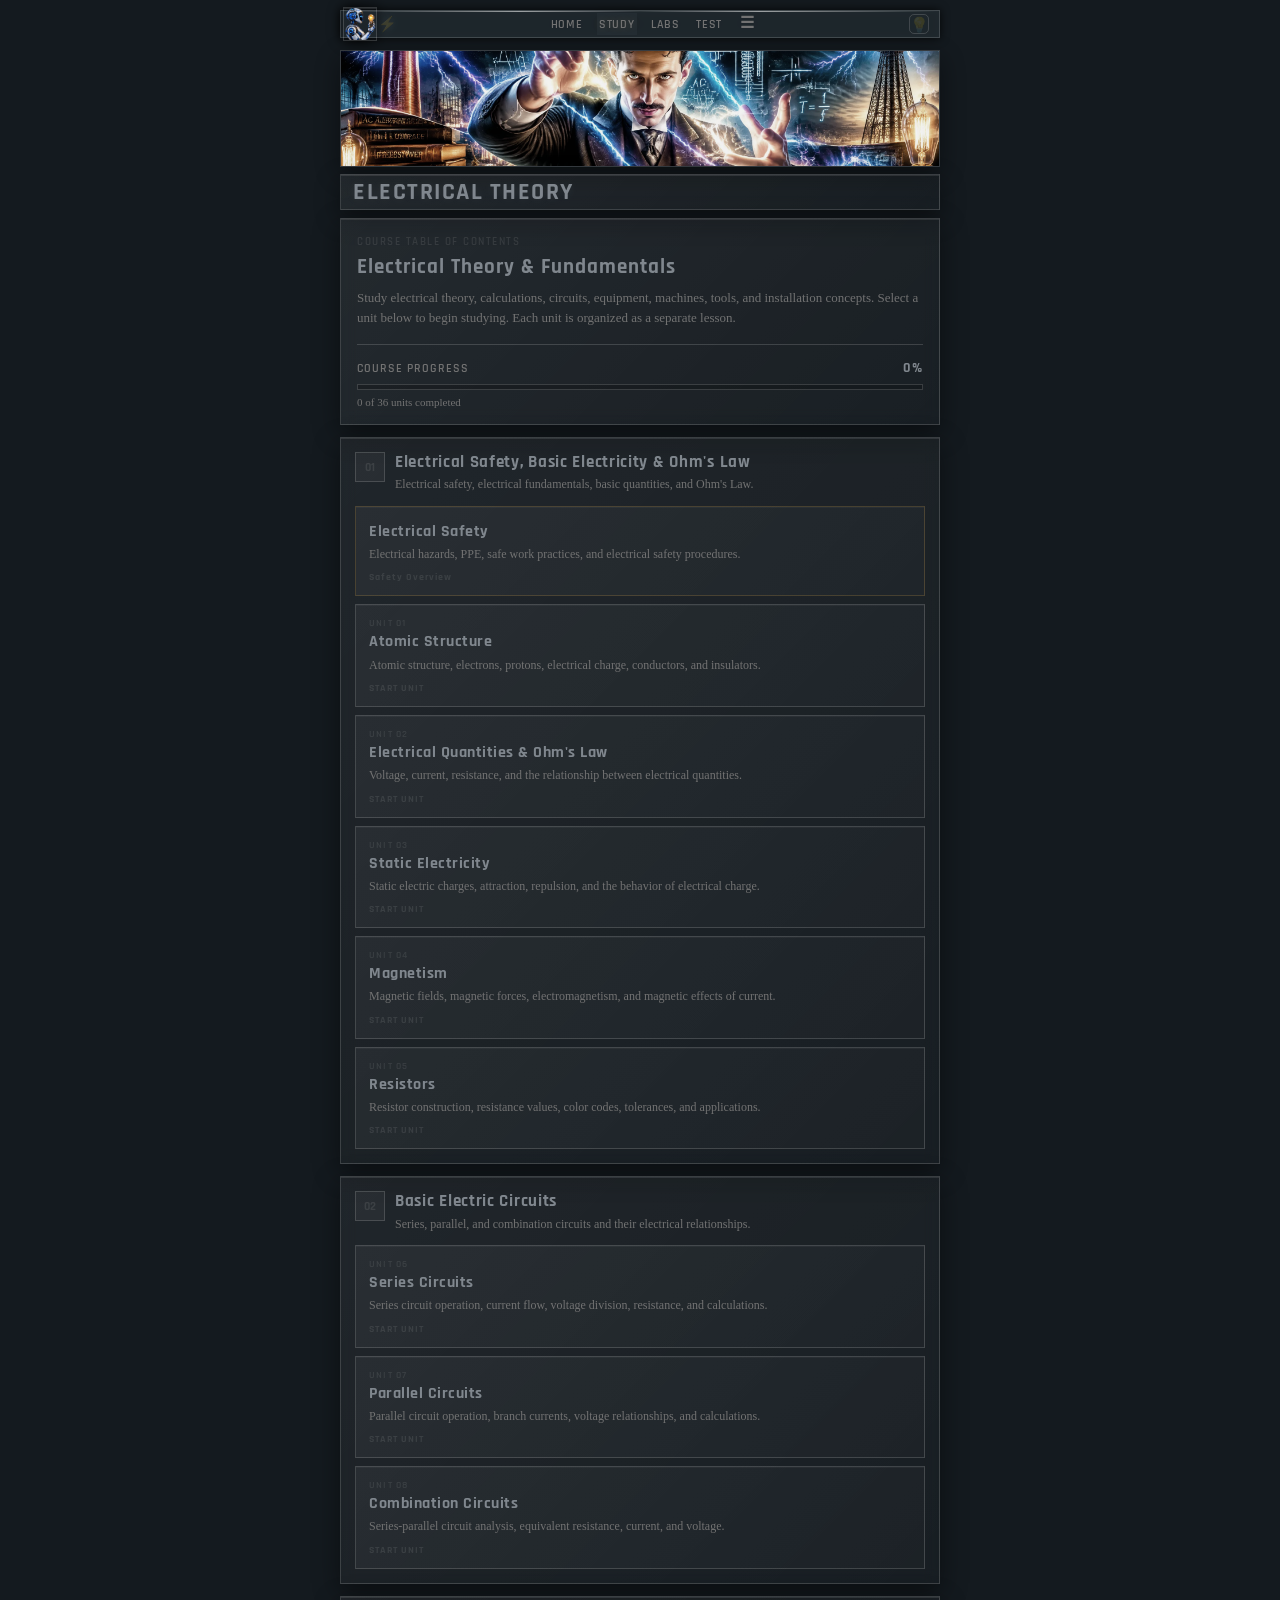
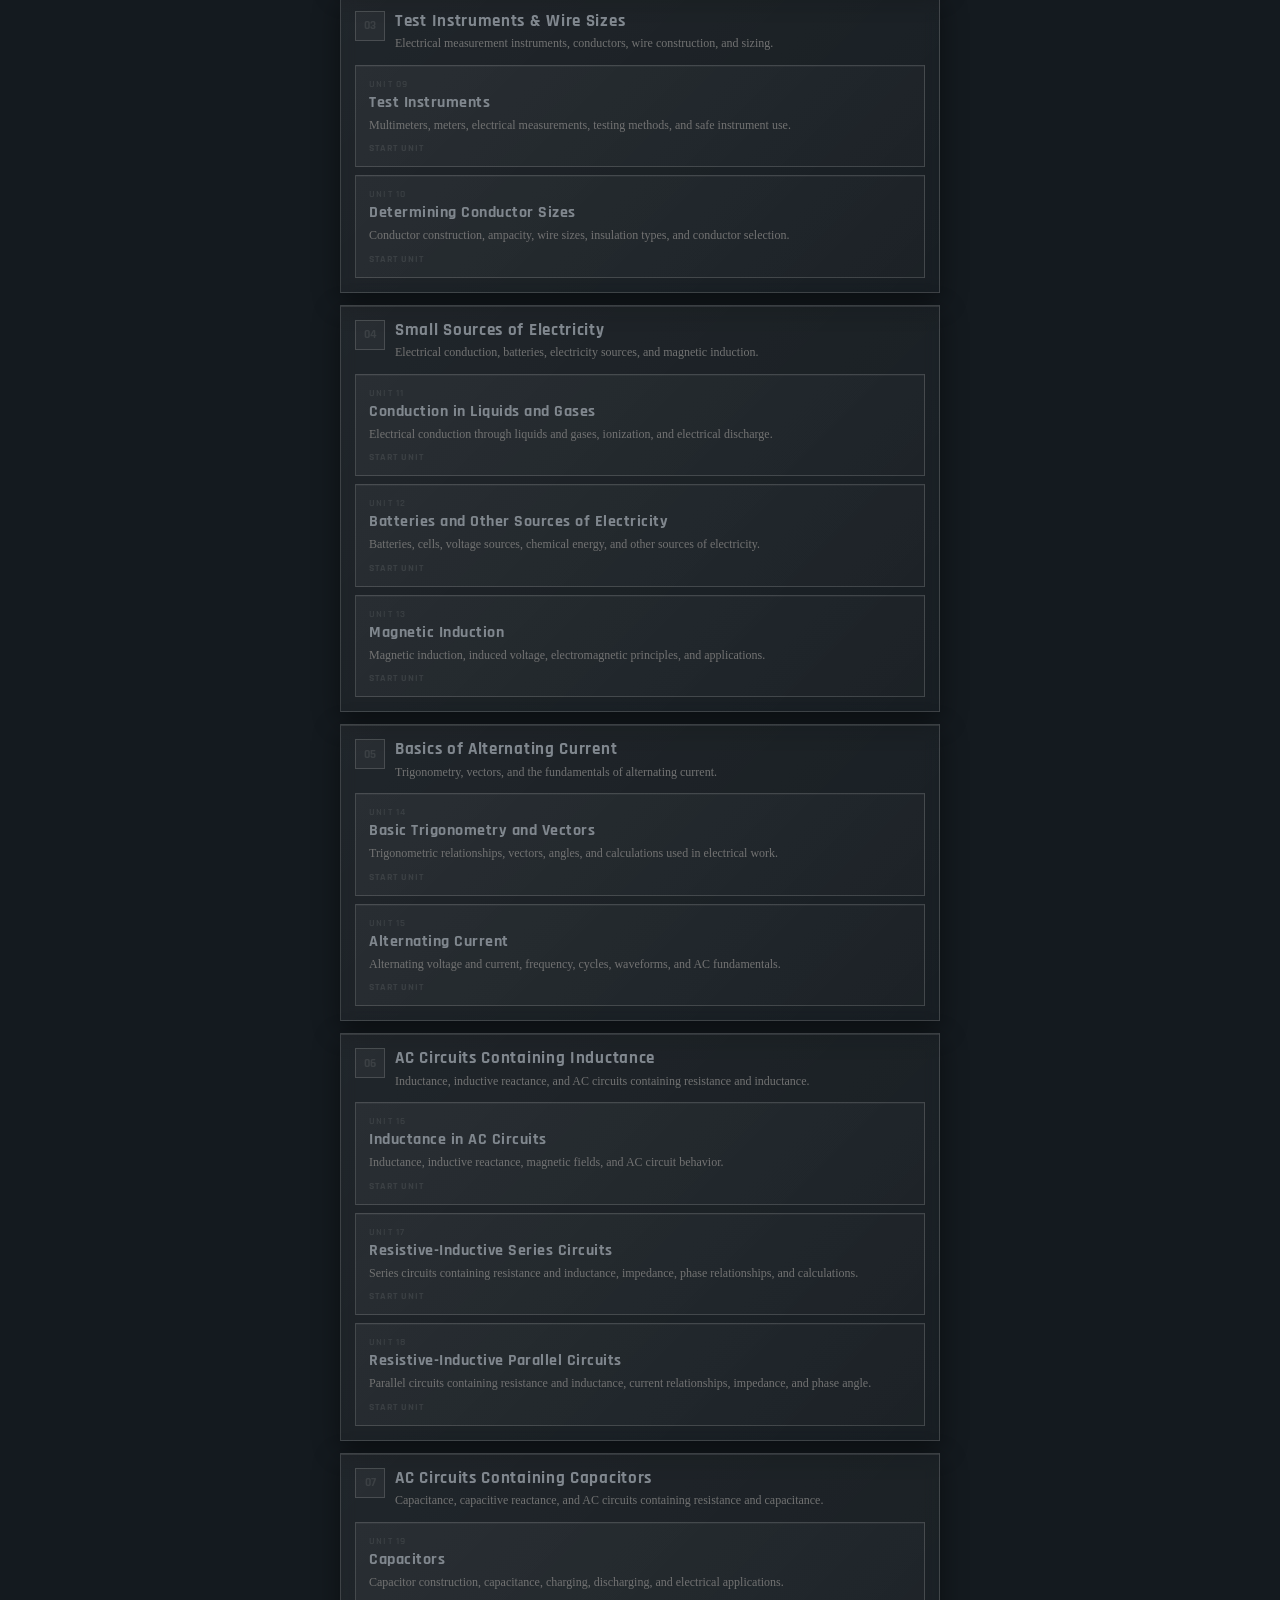
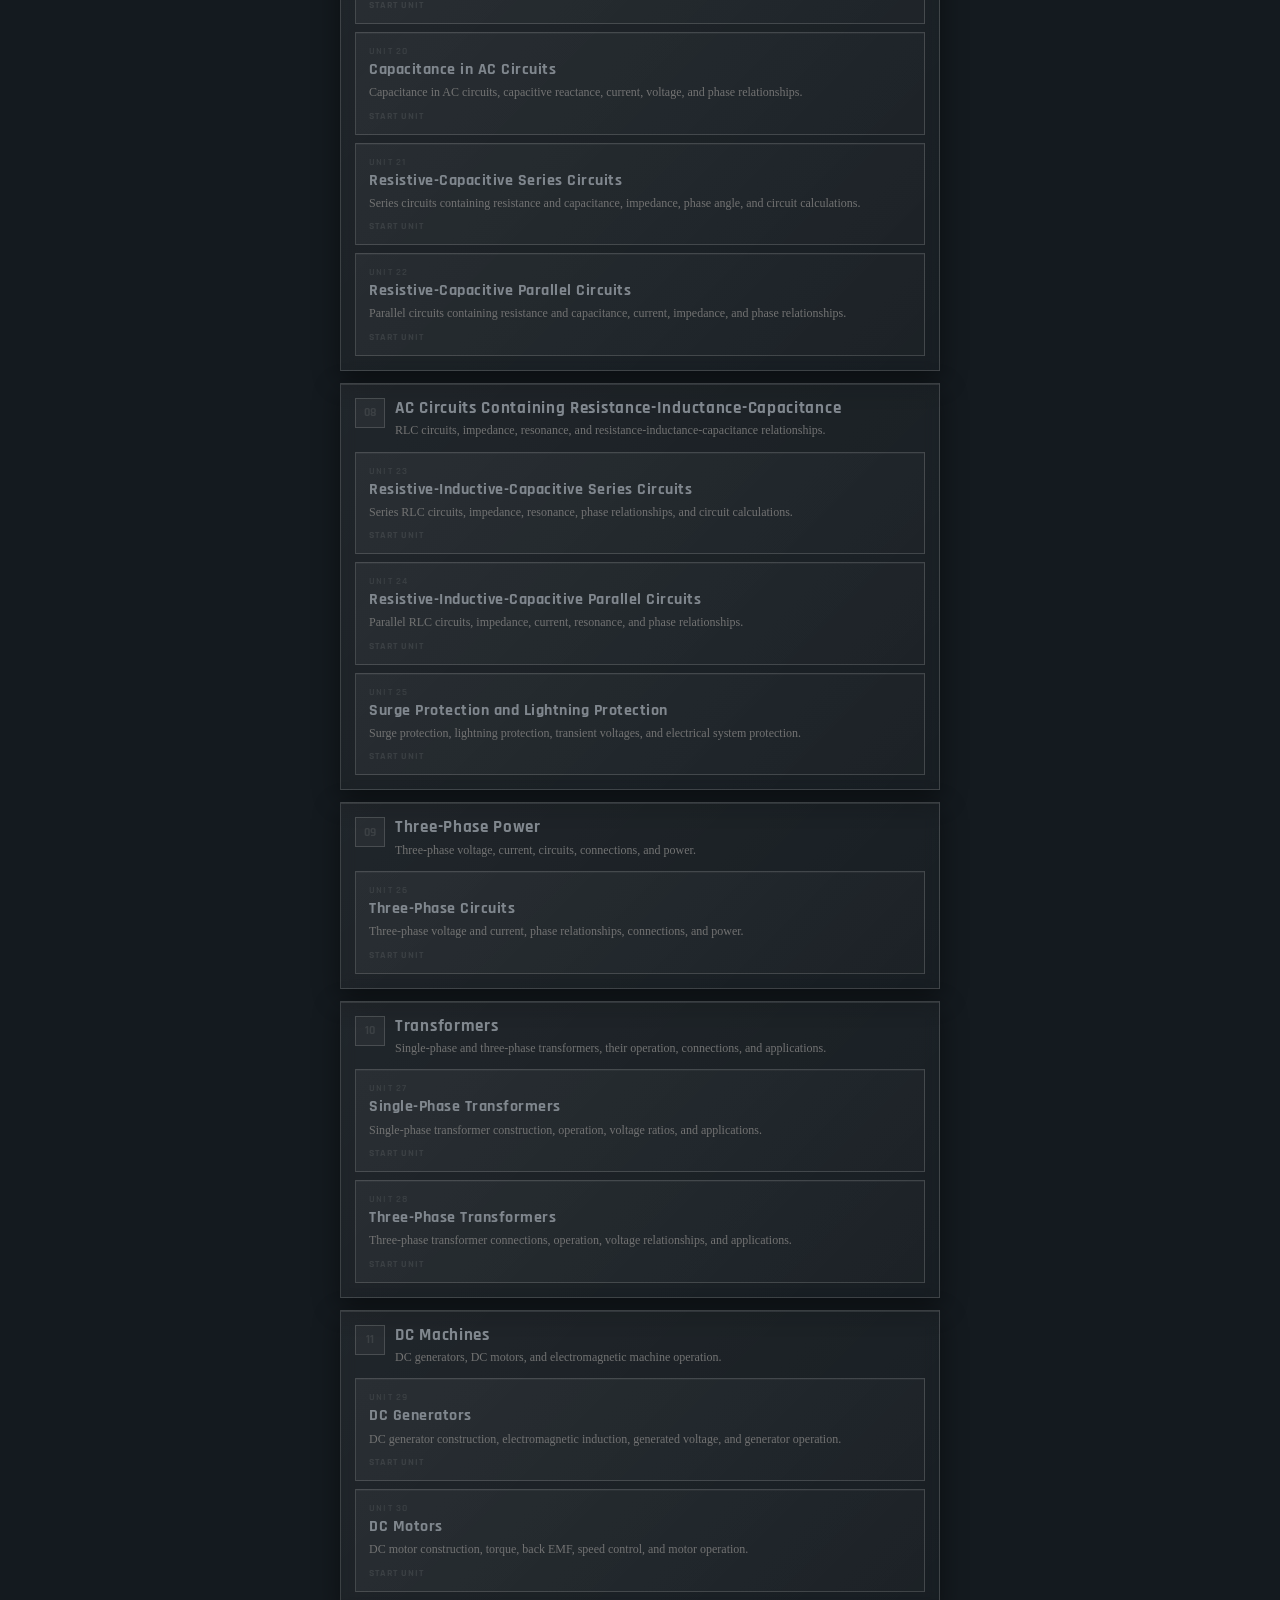
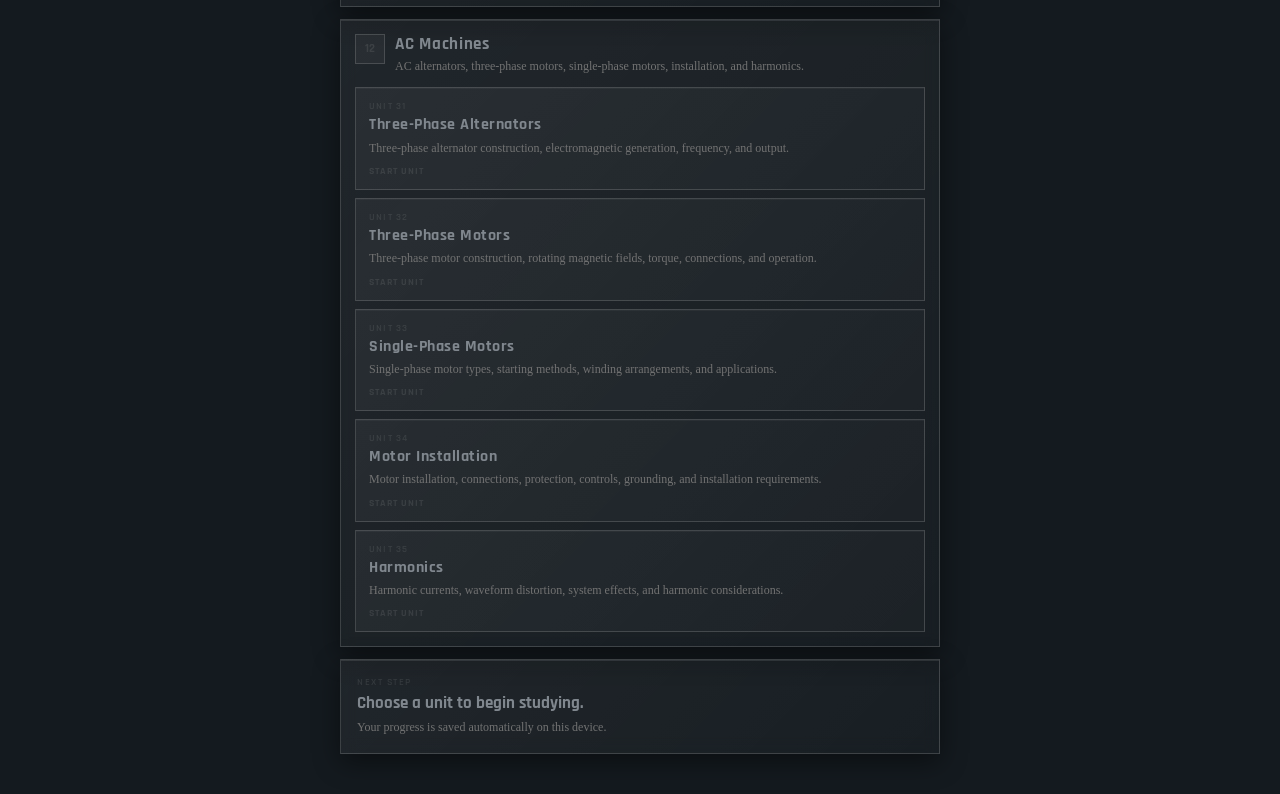
<file: study/study.html>
<!DOCTYPE html>
<html lang="en">
<head>
    <meta charset="UTF-8">
    <meta name="viewport" content="width=device-width, initial-scale=1.0">
<title>wire-lab — Virtual Electrical Training</title>
<link rel="stylesheet" href="../nav.css">
<link rel="stylesheet" href="study.css">
</head>
<body>

<header class="site-header">
    <div class="navbar">

        <div class="navbar-avatar">
            <a href="account.html" class="avatar-frame" id="navbar-profile">
                <img src="../z-images/profile-icons/icon-03.webp" alt="Account">
            </a>
        </div>

        <div class="brand">
            <div class="brand-icon">⚡</div>
        </div>

        <nav class="site-navigation">
                <a data-page="home" class="nav-button">HOME</a>
                <a data-page="study" class="nav-button">STUDY</a>
                <a data-page="labs" class="nav-button">LABS</a>
                <a data-page="test" class="nav-button">TEST</a>
            <div class="menu-container">

                <button
                    type="button"
                    class="nav-button menu-button"
                    id="menu-button"
                    aria-label="Open menu"
                    title="Menu">
                    ☰
                </button>

                <div class="menu-panel" id="menu-panel">
                    <a href="../debug/debug.html" class="menu-item">DEBUG</a>
                    <a href="../tools/tools.html" class="menu-item">TOOLS</a>
                    <a href="../account/account.html" class="menu-item">ACCOUNT</a>
                </div>
            </div>
        </nav>

        <button
            type="button"
            class="theme-toggle"
            id="theme-toggle"
            aria-label="Switch to light theme"
            title="Switch theme"> 💡 </button>
    </div> <!-- navbar -->
</header>


<!-- =========================================================
     STUDY CONTENT
========================================================= -->
<main class="study-content page-width">

    <img
        src="../z-images/wirelab-study-art.webp"
        alt="WireLab Electrical Theory"
        class="study-intro-image"
    >

    <!-- =====================================================
         STUDY INTRO
    ====================================================== -->
    <div class="study-intro">
        <div class="study-intro-text">
            <div class="study-intro-title">
                Electrical Theory
            </div>
        </div>
    </div>


    <!-- =====================================================
         COURSE HEADER
    ====================================================== -->
    <div class="course-overview">

        <div class="course-overview-text">

            <div class="course-overview-label">
                COURSE TABLE OF CONTENTS
            </div>

            <div class="course-overview-title">
                Electrical Theory &amp; Fundamentals
            </div>

            <div class="course-overview-description">
                Study electrical theory, calculations, circuits,
                equipment, machines, tools, and installation concepts.
                Select a unit below to begin studying.
                Each unit is organized as a separate lesson.
            </div>

        </div>

        <div class="course-progress">

            <div class="course-progress-heading">
                <span>
                    COURSE PROGRESS
                </span>

                <strong id="progressPercent">
                    0%
                </strong>
            </div>

            <div class="course-progress-track">

                <div
                    class="course-progress-fill"
                    id="progressFill">
                </div>

            </div>

            <div
                class="course-progress-count"
                id="completedCount">
                0 of 36 units completed
            </div>

        </div>

    </div>


    <!-- =====================================================
         TABLE OF CONTENTS
    ====================================================== -->
    <div class="study-toc">


        <!-- =================================================
             SECTION 01
        ================================================== -->
        <div class="study-section">

            <div class="study-section-heading">

                <div class="study-section-number">
                    01
                </div>

                <div class="study-section-info">

                    <div class="study-section-title">
                        Electrical Safety, Basic Electricity &amp; Ohm's Law
                    </div>

                    <div class="study-section-description">
                        Electrical safety, electrical fundamentals,
                        basic quantities, and Ohm's Law.
                    </div>

                </div>

            </div>


            <div class="study-unit-grid">

                <!-- UNIT 00 -->
                <a
                    href="units/00-electrical-safety.html"
                    class="study-unit safety-reference"
                    data-unit="00">

                    <span class="study-unit-number"></span>

                    <span class="study-unit-title">
                        Electrical Safety
                    </span>

                    <span class="study-unit-description">
                        Electrical hazards, PPE, safe work practices,
                        and electrical safety procedures.
                    </span>

                    <span class="study-unit-status">
                        Safety Overview
                    </span>

                </a>


                <!-- UNIT 01 -->
                <a
                    href="units/01-atomic-structure.html"
                    class="study-unit"
                    data-unit="01">

                    <span class="study-unit-number">
                        UNIT 01
                    </span>

                    <span class="study-unit-title">
                        Atomic Structure
                    </span>

                    <span class="study-unit-description">
                        Atomic structure, electrons, protons,
                        electrical charge, conductors, and insulators.
                    </span>

                    <span class="study-unit-status">
                        START UNIT
                    </span>

                </a>


                <!-- UNIT 02 -->
                <a
                    href="#"
                    class="study-unit"
                    data-unit="2">

                    <span class="study-unit-number">
                        UNIT 02
                    </span>

                    <span class="study-unit-title">
                        Electrical Quantities &amp; Ohm's Law
                    </span>

                    <span class="study-unit-description">
                        Voltage, current, resistance, and the
                        relationship between electrical quantities.
                    </span>

                    <span class="study-unit-status">
                        START UNIT
                    </span>

                </a>


                <!-- UNIT 03 -->
                <a
                    href="#"
                    class="study-unit"
                    data-unit="3">

                    <span class="study-unit-number">
                        UNIT 03
                    </span>

                    <span class="study-unit-title">
                        Static Electricity
                    </span>

                    <span class="study-unit-description">
                        Static electric charges, attraction,
                        repulsion, and the behavior of electrical charge.
                    </span>

                    <span class="study-unit-status">
                        START UNIT
                    </span>

                </a>


                <!-- UNIT 04 -->
                <a
                    href="#"
                    class="study-unit"
                    data-unit="4">

                    <span class="study-unit-number">
                        UNIT 04
                    </span>

                    <span class="study-unit-title">
                        Magnetism
                    </span>

                    <span class="study-unit-description">
                        Magnetic fields, magnetic forces,
                        electromagnetism, and magnetic effects of current.
                    </span>

                    <span class="study-unit-status">
                        START UNIT
                    </span>

                </a>


                <!-- UNIT 05 -->
                <a
                    href="#"
                    class="study-unit"
                    data-unit="5">

                    <span class="study-unit-number">
                        UNIT 05
                    </span>

                    <span class="study-unit-title">
                        Resistors
                    </span>

                    <span class="study-unit-description">
                        Resistor construction, resistance values,
                        color codes, tolerances, and applications.
                    </span>

                    <span class="study-unit-status">
                        START UNIT
                    </span>

                </a>

            </div>

        </div>


        <!-- =================================================
             SECTION 02
        ================================================== -->
        <div class="study-section">

            <div class="study-section-heading">

                <div class="study-section-number">
                    02
                </div>

                <div class="study-section-info">

                    <div class="study-section-title">
                        Basic Electric Circuits
                    </div>

                    <div class="study-section-description">
                        Series, parallel, and combination circuits
                        and their electrical relationships.
                    </div>

                </div>

            </div>


            <div class="study-unit-grid">

                <!-- UNIT 06 -->
                <a
                    href="#"
                    class="study-unit"
                    data-unit="6">

                    <span class="study-unit-number">
                        UNIT 06
                    </span>

                    <span class="study-unit-title">
                        Series Circuits
                    </span>

                    <span class="study-unit-description">
                        Series circuit operation, current flow,
                        voltage division, resistance, and calculations.
                    </span>

                    <span class="study-unit-status">
                        START UNIT
                    </span>

                </a>


                <!-- UNIT 07 -->
                <a
                    href="#"
                    class="study-unit"
                    data-unit="7">

                    <span class="study-unit-number">
                        UNIT 07
                    </span>

                    <span class="study-unit-title">
                        Parallel Circuits
                    </span>

                    <span class="study-unit-description">
                        Parallel circuit operation, branch currents,
                        voltage relationships, and calculations.
                    </span>

                    <span class="study-unit-status">
                        START UNIT
                    </span>

                </a>


                <!-- UNIT 08 -->
                <a
                    href="#"
                    class="study-unit"
                    data-unit="8">

                    <span class="study-unit-number">
                        UNIT 08
                    </span>

                    <span class="study-unit-title">
                        Combination Circuits
                    </span>

                    <span class="study-unit-description">
                        Series-parallel circuit analysis,
                        equivalent resistance, current, and voltage.
                    </span>

                    <span class="study-unit-status">
                        START UNIT
                    </span>

                </a>

            </div>

        </div>


        <!-- =================================================
             SECTION 03
        ================================================== -->
        <div class="study-section">

            <div class="study-section-heading">

                <div class="study-section-number">
                    03
                </div>

                <div class="study-section-info">

                    <div class="study-section-title">
                        Test Instruments &amp; Wire Sizes
                    </div>

                    <div class="study-section-description">
                        Electrical measurement instruments,
                        conductors, wire construction, and sizing.
                    </div>

                </div>

            </div>


            <div class="study-unit-grid">

                <!-- UNIT 09 -->
                <a
                    href="#"
                    class="study-unit"
                    data-unit="9">

                    <span class="study-unit-number">
                        UNIT 09
                    </span>

                    <span class="study-unit-title">
                        Test Instruments
                    </span>

                    <span class="study-unit-description">
                        Multimeters, meters, electrical measurements,
                        testing methods, and safe instrument use.
                    </span>

                    <span class="study-unit-status">
                        START UNIT
                    </span>

                </a>


                <!-- UNIT 10 -->
                <a
                    href="#"
                    class="study-unit"
                    data-unit="10">

                    <span class="study-unit-number">
                        UNIT 10
                    </span>

                    <span class="study-unit-title">
                        Determining Conductor Sizes
                    </span>

                    <span class="study-unit-description">
                        Conductor construction, ampacity, wire sizes,
                        insulation types, and conductor selection.
                    </span>

                    <span class="study-unit-status">
                        START UNIT
                    </span>

                </a>

            </div>

        </div>


        <!-- =================================================
             SECTION 04
        ================================================== -->
        <div class="study-section">

            <div class="study-section-heading">

                <div class="study-section-number">
                    04
                </div>

                <div class="study-section-info">

                    <div class="study-section-title">
                        Small Sources of Electricity
                    </div>

                    <div class="study-section-description">
                        Electrical conduction, batteries,
                        electricity sources, and magnetic induction.
                    </div>

                </div>

            </div>


            <div class="study-unit-grid">

                <!-- UNIT 11 -->
                <a
                    href="#"
                    class="study-unit"
                    data-unit="11">

                    <span class="study-unit-number">
                        UNIT 11
                    </span>

                    <span class="study-unit-title">
                        Conduction in Liquids and Gases
                    </span>

                    <span class="study-unit-description">
                        Electrical conduction through liquids and gases,
                        ionization, and electrical discharge.
                    </span>

                    <span class="study-unit-status">
                        START UNIT
                    </span>

                </a>


                <!-- UNIT 12 -->
                <a
                    href="#"
                    class="study-unit"
                    data-unit="12">

                    <span class="study-unit-number">
                        UNIT 12
                    </span>

                    <span class="study-unit-title">
                        Batteries and Other Sources of Electricity
                    </span>

                    <span class="study-unit-description">
                        Batteries, cells, voltage sources,
                        chemical energy, and other sources of electricity.
                    </span>

                    <span class="study-unit-status">
                        START UNIT
                    </span>

                </a>


                <!-- UNIT 13 -->
                <a
                    href="#"
                    class="study-unit"
                    data-unit="13">

                    <span class="study-unit-number">
                        UNIT 13
                    </span>

                    <span class="study-unit-title">
                        Magnetic Induction
                    </span>

                    <span class="study-unit-description">
                        Magnetic induction, induced voltage,
                        electromagnetic principles, and applications.
                    </span>

                    <span class="study-unit-status">
                        START UNIT
                    </span>

                </a>

            </div>

        </div>


        <!-- =================================================
             SECTION 05
        ================================================== -->
        <div class="study-section">

            <div class="study-section-heading">

                <div class="study-section-number">
                    05
                </div>

                <div class="study-section-info">

                    <div class="study-section-title">
                        Basics of Alternating Current
                    </div>

                    <div class="study-section-description">
                        Trigonometry, vectors, and the fundamentals
                        of alternating current.
                    </div>

                </div>

            </div>


            <div class="study-unit-grid">

                <!-- UNIT 14 -->
                <a
                    href="#"
                    class="study-unit"
                    data-unit="14">

                    <span class="study-unit-number">
                        UNIT 14
                    </span>

                    <span class="study-unit-title">
                        Basic Trigonometry and Vectors
                    </span>

                    <span class="study-unit-description">
                        Trigonometric relationships, vectors,
                        angles, and calculations used in electrical work.
                    </span>

                    <span class="study-unit-status">
                        START UNIT
                    </span>

                </a>


                <!-- UNIT 15 -->
                <a
                    href="#"
                    class="study-unit"
                    data-unit="15">

                    <span class="study-unit-number">
                        UNIT 15
                    </span>

                    <span class="study-unit-title">
                        Alternating Current
                    </span>

                    <span class="study-unit-description">
                        Alternating voltage and current, frequency,
                        cycles, waveforms, and AC fundamentals.
                    </span>

                    <span class="study-unit-status">
                        START UNIT
                    </span>

                </a>

            </div>

        </div>


        <!-- =================================================
             SECTION 06
        ================================================== -->
        <div class="study-section">

            <div class="study-section-heading">

                <div class="study-section-number">
                    06
                </div>

                <div class="study-section-info">

                    <div class="study-section-title">
                        AC Circuits Containing Inductance
                    </div>

                    <div class="study-section-description">
                        Inductance, inductive reactance,
                        and AC circuits containing resistance and inductance.
                    </div>

                </div>

            </div>


            <div class="study-unit-grid">

                <!-- UNIT 16 -->
                <a
                    href="#"
                    class="study-unit"
                    data-unit="16">

                    <span class="study-unit-number">
                        UNIT 16
                    </span>

                    <span class="study-unit-title">
                        Inductance in AC Circuits
                    </span>

                    <span class="study-unit-description">
                        Inductance, inductive reactance,
                        magnetic fields, and AC circuit behavior.
                    </span>

                    <span class="study-unit-status">
                        START UNIT
                    </span>

                </a>


                <!-- UNIT 17 -->
                <a
                    href="#"
                    class="study-unit"
                    data-unit="17">

                    <span class="study-unit-number">
                        UNIT 17
                    </span>

                    <span class="study-unit-title">
                        Resistive-Inductive Series Circuits
                    </span>

                    <span class="study-unit-description">
                        Series circuits containing resistance and inductance,
                        impedance, phase relationships, and calculations.
                    </span>

                    <span class="study-unit-status">
                        START UNIT
                    </span>

                </a>


                <!-- UNIT 18 -->
                <a
                    href="#"
                    class="study-unit"
                    data-unit="18">

                    <span class="study-unit-number">
                        UNIT 18
                    </span>

                    <span class="study-unit-title">
                        Resistive-Inductive Parallel Circuits
                    </span>

                    <span class="study-unit-description">
                        Parallel circuits containing resistance and inductance,
                        current relationships, impedance, and phase angle.
                    </span>

                    <span class="study-unit-status">
                        START UNIT
                    </span>

                </a>

            </div>

        </div>


        <!-- =================================================
             SECTION 07
        ================================================== -->
        <div class="study-section">

            <div class="study-section-heading">

                <div class="study-section-number">
                    07
                </div>

                <div class="study-section-info">

                    <div class="study-section-title">
                        AC Circuits Containing Capacitors
                    </div>

                    <div class="study-section-description">
                        Capacitance, capacitive reactance,
                        and AC circuits containing resistance and capacitance.
                    </div>

                </div>

            </div>


            <div class="study-unit-grid">

                <!-- UNIT 19 -->
                <a
                    href="#"
                    class="study-unit"
                    data-unit="19">

                    <span class="study-unit-number">
                        UNIT 19
                    </span>

                    <span class="study-unit-title">
                        Capacitors
                    </span>

                    <span class="study-unit-description">
                        Capacitor construction, capacitance,
                        charging, discharging, and electrical applications.
                    </span>

                    <span class="study-unit-status">
                        START UNIT
                    </span>

                </a>


                <!-- UNIT 20 -->
                <a
                    href="#"
                    class="study-unit"
                    data-unit="20">

                    <span class="study-unit-number">
                        UNIT 20
                    </span>

                    <span class="study-unit-title">
                        Capacitance in AC Circuits
                    </span>

                    <span class="study-unit-description">
                        Capacitance in AC circuits, capacitive reactance,
                        current, voltage, and phase relationships.
                    </span>

                    <span class="study-unit-status">
                        START UNIT
                    </span>

                </a>


                <!-- UNIT 21 -->
                <a
                    href="#"
                    class="study-unit"
                    data-unit="21">

                    <span class="study-unit-number">
                        UNIT 21
                    </span>

                    <span class="study-unit-title">
                        Resistive-Capacitive Series Circuits
                    </span>

                    <span class="study-unit-description">
                        Series circuits containing resistance and capacitance,
                        impedance, phase angle, and circuit calculations.
                    </span>

                    <span class="study-unit-status">
                        START UNIT
                    </span>

                </a>


                <!-- UNIT 22 -->
                <a
                    href="#"
                    class="study-unit"
                    data-unit="22">

                    <span class="study-unit-number">
                        UNIT 22
                    </span>

                    <span class="study-unit-title">
                        Resistive-Capacitive Parallel Circuits
                    </span>

                    <span class="study-unit-description">
                        Parallel circuits containing resistance and capacitance,
                        current, impedance, and phase relationships.
                    </span>

                    <span class="study-unit-status">
                        START UNIT
                    </span>

                </a>

            </div>

        </div>


        <!-- =================================================
             SECTION 08
        ================================================== -->
        <div class="study-section">

            <div class="study-section-heading">

                <div class="study-section-number">
                    08
                </div>

                <div class="study-section-info">

                    <div class="study-section-title">
                        AC Circuits Containing Resistance-Inductance-Capacitance
                    </div>

                    <div class="study-section-description">
                        RLC circuits, impedance, resonance,
                        and resistance-inductance-capacitance relationships.
                    </div>

                </div>

            </div>


            <div class="study-unit-grid">

                <!-- UNIT 23 -->
                <a
                    href="#"
                    class="study-unit"
                    data-unit="23">

                    <span class="study-unit-number">
                        UNIT 23
                    </span>

                    <span class="study-unit-title">
                        Resistive-Inductive-Capacitive Series Circuits
                    </span>

                    <span class="study-unit-description">
                        Series RLC circuits, impedance, resonance,
                        phase relationships, and circuit calculations.
                    </span>

                    <span class="study-unit-status">
                        START UNIT
                    </span>

                </a>


                <!-- UNIT 24 -->
                <a
                    href="#"
                    class="study-unit"
                    data-unit="24">

                    <span class="study-unit-number">
                        UNIT 24
                    </span>

                    <span class="study-unit-title">
                        Resistive-Inductive-Capacitive Parallel Circuits
                    </span>

                    <span class="study-unit-description">
                        Parallel RLC circuits, impedance, current,
                        resonance, and phase relationships.
                    </span>

                    <span class="study-unit-status">
                        START UNIT
                    </span>

                </a>


                <!-- UNIT 25 -->
                <a
                    href="#"
                    class="study-unit"
                    data-unit="25">

                    <span class="study-unit-number">
                        UNIT 25
                    </span>

                    <span class="study-unit-title">
                        Surge Protection and Lightning Protection
                    </span>

                    <span class="study-unit-description">
                        Surge protection, lightning protection,
                        transient voltages, and electrical system protection.
                    </span>

                    <span class="study-unit-status">
                        START UNIT
                    </span>

                </a>

            </div>

        </div>


        <!-- =================================================
             SECTION 09
        ================================================== -->
        <div class="study-section">

            <div class="study-section-heading">

                <div class="study-section-number">
                    09
                </div>

                <div class="study-section-info">

                    <div class="study-section-title">
                        Three-Phase Power
                    </div>

                    <div class="study-section-description">
                        Three-phase voltage, current,
                        circuits, connections, and power.
                    </div>

                </div>

            </div>


            <div class="study-unit-grid">

                <!-- UNIT 26 -->
                <a
                    href="#"
                    class="study-unit"
                    data-unit="26">

                    <span class="study-unit-number">
                        UNIT 26
                    </span>

                    <span class="study-unit-title">
                        Three-Phase Circuits
                    </span>

                    <span class="study-unit-description">
                        Three-phase voltage and current,
                        phase relationships, connections, and power.
                    </span>

                    <span class="study-unit-status">
                        START UNIT
                    </span>

                </a>

            </div>

        </div>


        <!-- =================================================
             SECTION 10
        ================================================== -->
        <div class="study-section">

            <div class="study-section-heading">

                <div class="study-section-number">
                    10
                </div>

                <div class="study-section-info">

                    <div class="study-section-title">
                        Transformers
                    </div>

                    <div class="study-section-description">
                        Single-phase and three-phase transformers,
                        their operation, connections, and applications.
                    </div>

                </div>

            </div>


            <div class="study-unit-grid">

                <!-- UNIT 27 -->
                <a
                    href="#"
                    class="study-unit"
                    data-unit="27">

                    <span class="study-unit-number">
                        UNIT 27
                    </span>

                    <span class="study-unit-title">
                        Single-Phase Transformers
                    </span>

                    <span class="study-unit-description">
                        Single-phase transformer construction,
                        operation, voltage ratios, and applications.
                    </span>

                    <span class="study-unit-status">
                        START UNIT
                    </span>

                </a>


                <!-- UNIT 28 -->
                <a
                    href="#"
                    class="study-unit"
                    data-unit="28">

                    <span class="study-unit-number">
                        UNIT 28
                    </span>

                    <span class="study-unit-title">
                        Three-Phase Transformers
                    </span>

                    <span class="study-unit-description">
                        Three-phase transformer connections,
                        operation, voltage relationships, and applications.
                    </span>

                    <span class="study-unit-status">
                        START UNIT
                    </span>

                </a>

            </div>

        </div>


        <!-- =================================================
             SECTION 11
        ================================================== -->
        <div class="study-section">

            <div class="study-section-heading">

                <div class="study-section-number">
                    11
                </div>

                <div class="study-section-info">

                    <div class="study-section-title">
                        DC Machines
                    </div>

                    <div class="study-section-description">
                        DC generators, DC motors,
                        and electromagnetic machine operation.
                    </div>

                </div>

            </div>


            <div class="study-unit-grid">

                <!-- UNIT 29 -->
                <a
                    href="#"
                    class="study-unit"
                    data-unit="29">

                    <span class="study-unit-number">
                        UNIT 29
                    </span>

                    <span class="study-unit-title">
                        DC Generators
                    </span>

                    <span class="study-unit-description">
                        DC generator construction, electromagnetic induction,
                        generated voltage, and generator operation.
                    </span>

                    <span class="study-unit-status">
                        START UNIT
                    </span>

                </a>


                <!-- UNIT 30 -->
                <a
                    href="#"
                    class="study-unit"
                    data-unit="30">

                    <span class="study-unit-number">
                        UNIT 30
                    </span>

                    <span class="study-unit-title">
                        DC Motors
                    </span>

                    <span class="study-unit-description">
                        DC motor construction, torque, back EMF,
                        speed control, and motor operation.
                    </span>

                    <span class="study-unit-status">
                        START UNIT
                    </span>

                </a>

            </div>

        </div>


        <!-- =================================================
             SECTION 12
        ================================================== -->
        <div class="study-section">

            <div class="study-section-heading">

                <div class="study-section-number">
                    12
                </div>

                <div class="study-section-info">

                    <div class="study-section-title">
                        AC Machines
                    </div>

                    <div class="study-section-description">
                        AC alternators, three-phase motors,
                        single-phase motors, installation, and harmonics.
                    </div>

                </div>

            </div>


            <div class="study-unit-grid">

                <!-- UNIT 31 -->
                <a
                    href="#"
                    class="study-unit"
                    data-unit="31">

                    <span class="study-unit-number">
                        UNIT 31
                    </span>

                    <span class="study-unit-title">
                        Three-Phase Alternators
                    </span>

                    <span class="study-unit-description">
                        Three-phase alternator construction,
                        electromagnetic generation, frequency, and output.
                    </span>

                    <span class="study-unit-status">
                        START UNIT
                    </span>

                </a>


                <!-- UNIT 32 -->
                <a
                    href="#"
                    class="study-unit"
                    data-unit="32">

                    <span class="study-unit-number">
                        UNIT 32
                    </span>

                    <span class="study-unit-title">
                        Three-Phase Motors
                    </span>

                    <span class="study-unit-description">
                        Three-phase motor construction,
                        rotating magnetic fields, torque, connections, and operation.
                    </span>

                    <span class="study-unit-status">
                        START UNIT
                    </span>

                </a>


                <!-- UNIT 33 -->
                <a
                    href="#"
                    class="study-unit"
                    data-unit="33">

                    <span class="study-unit-number">
                        UNIT 33
                    </span>

                    <span class="study-unit-title">
                        Single-Phase Motors
                    </span>

                    <span class="study-unit-description">
                        Single-phase motor types, starting methods,
                        winding arrangements, and applications.
                    </span>

                    <span class="study-unit-status">
                        START UNIT
                    </span>

                </a>


                <!-- UNIT 34 -->
                <a
                    href="#"
                    class="study-unit"
                    data-unit="34">

                    <span class="study-unit-number">
                        UNIT 34
                    </span>

                    <span class="study-unit-title">
                        Motor Installation
                    </span>

                    <span class="study-unit-description">
                        Motor installation, connections, protection,
                        controls, grounding, and installation requirements.
                    </span>

                    <span class="study-unit-status">
                        START UNIT
                    </span>

                </a>


                <!-- UNIT 35 -->
                <a
                    href="#"
                    class="study-unit"
                    data-unit="35">

                    <span class="study-unit-number">
                        UNIT 35
                    </span>

                    <span class="study-unit-title">
                        Harmonics
                    </span>

                    <span class="study-unit-description">
                        Harmonic currents, waveform distortion,
                        system effects, and harmonic considerations.
                    </span>

                    <span class="study-unit-status">
                        START UNIT
                    </span>

                </a>

            </div>

        </div>

    </div>


    <!-- =====================================================
         STUDY FOOTER
    ====================================================== -->
    <div class="study-next">

        <div class="study-next-label">
            NEXT STEP
        </div>

        <div class="study-next-title">
            Choose a unit to begin studying.
        </div>

        <div class="study-next-description">
            Your progress is saved automatically on this device.
        </div>

    </div>

</main>

<script src="../nav.js"></script>
<script src="study.js"></script>

</body>
</html>
</file>
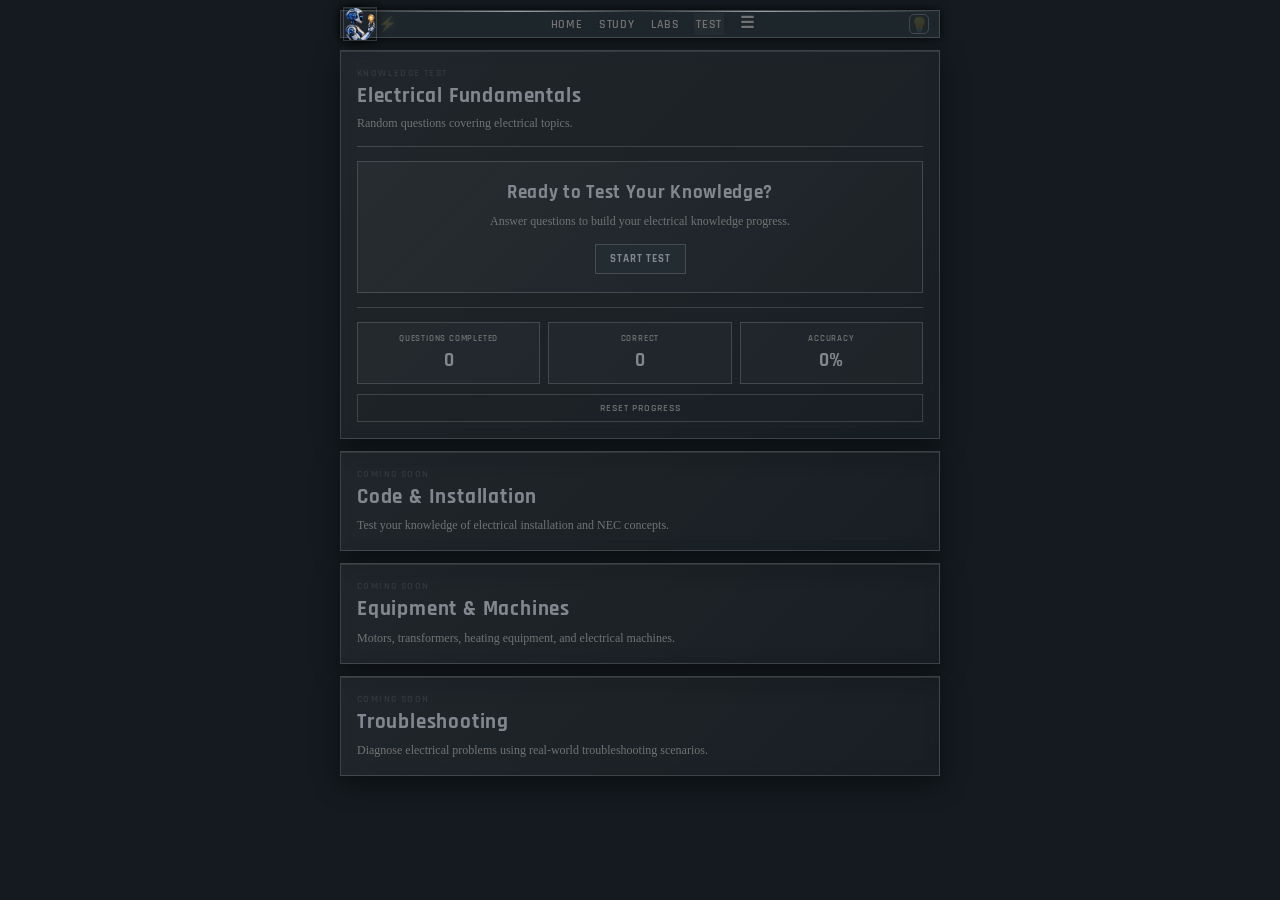
<file: test/test.html>
<!DOCTYPE html>
<html lang="en">
<head>
    <meta charset="UTF-8">
    <meta name="viewport" content="width=device-width, initial-scale=1.0">
<title>wire-lab — Virtual Electrical Training</title>
<link rel="stylesheet" href="../nav.css">
<link rel="stylesheet" href="test.css">
</head>
<body>

<header class="site-header">
    <div class="navbar">

        <div class="navbar-avatar">
            <a href="account.html" class="avatar-frame" id="navbar-profile">
                <img src="../z-images/profile-icons/icon-03.webp" alt="Account">
            </a>
        </div>

        <div class="brand">
            <div class="brand-icon">⚡</div>
        </div>

        <nav class="site-navigation">
                <a data-page="home" class="nav-button">HOME</a>
                <a data-page="study" class="nav-button">STUDY</a>
                <a data-page="labs" class="nav-button">LABS</a>
                <a data-page="test" class="nav-button">TEST</a>
            <div class="menu-container">

                <button
                    type="button"
                    class="nav-button menu-button"
                    id="menu-button"
                    aria-label="Open menu"
                    title="Menu">
                    ☰
                </button>

                <div class="menu-panel" id="menu-panel">
                    <a href="../debug/debug.html" class="menu-item">DEBUG</a>
                    <a href="../tools/tools.html" class="menu-item">TOOLS</a>
                    <a href="../account/account.html" class="menu-item">ACCOUNT</a>
                </div>
            </div>
        </nav>

        <button
            type="button"
            class="theme-toggle"
            id="theme-toggle"
            aria-label="Switch to light theme"
            title="Switch theme"> 💡 </button>
    </div> <!-- navbar -->
</header>

<main class="test-content page-width">
    <!-- =================================================
         PAGE INTRODUCTION
    ================================================== -->
    <section class="test-intro">
        <h2></h2>
        <p></p>
    </section>

    <!-- =================================================
         TEST CARDS
    ================================================== -->
    <section class="test-grid">

        <!-- =============================================
             MAIN TEST CARD
        ============================================== -->
        <article class="test-card test-card-main">
            <div class="test-card-header">
                <span class="card-label">
                    KNOWLEDGE TEST
                </span>
                <h3>
                    Electrical Fundamentals
                </h3>
                <p>
                    Random questions covering electrical topics.
                </p>
            </div>

            <!-- =========================================
                 TEST AREA
            ========================================== -->
            <div
                id="testArea"
                class="test-area"
            >
                <div
                    id="testStart"
                    class="test-start"
                >
                    <h4>
                        Ready to Test Your Knowledge?
                    </h4>
                    <p>
                        Answer questions to build your
                        electrical knowledge progress.
                    </p>
                    <button
                        id="startTestButton"
                        type="button"
                        class="test-button"
                    >
                        START TEST
                    </button>
                </div>

                <!-- =====================================
                     QUESTION AREA
                ====================================== -->
                <div
                    id="questionArea"
                    class="question-area"
                    hidden
                >
                    <div class="question-progress">
                        <span id="questionNumber">
                            QUESTION 1
                        </span>
                        <span id="questionCategory">
                            SAFETY
                        </span>
                    </div>
                    <div class="progress-track">
                        <div
                            id="progressBar"
                            class="progress-bar"
                        ></div>
                    </div>
                    <h4 id="questionText">
                        Question text
                    </h4>
                    <div
                        id="answerChoices"
                        class="answer-choices"
                    >
                    </div>
                    <div
                        id="answerFeedback"
                        class="answer-feedback"
                    >
                    </div>
                    <button
                        id="nextQuestionButton"
                        type="button"
                        class="test-button"
                        hidden
                    >
                        NEXT QUESTION
                    </button>
                </div>

                <!-- =====================================
                     TEST COMPLETE
                ====================================== -->
                <div
                    id="testComplete"
                    class="test-complete"
                    hidden
                >
                    <h4>
                        TEST COMPLETE
                    </h4>
                    <p id="finalScore">
                        Score
                    </p>
                    <button
                        id="continueTestButton"
                        type="button"
                        class="test-button"
                    >
                        CONTINUE
                    </button>
                </div>
            </div>

            <!-- =========================================
                 PROGRESS INFORMATION
            ========================================== -->
            <div class="test-progress">
                <div>
                    <span>
                        QUESTIONS COMPLETED
                    </span>
                    <strong id="completedCount">
                        0
                    </strong>
                </div>
                <div>
                    <span>
                        CORRECT
                    </span>
                    <strong id="correctCount">
                        0
                    </strong>
                </div>
                <div>
                    <span>
                        ACCURACY
                    </span>
                    <strong id="accuracyPercent">
                        0%
                    </strong>
                </div>
            </div>

            <!-- =========================================
                 RESET
            ========================================== -->
            <button
                id="resetProgressButton"
                type="button"
                class="reset-button"
            >
                RESET PROGRESS
            </button>
        </article>

        <!-- =============================================
             FUTURE CARD
        ============================================== -->
        <article class="test-card test-card-medium">
            <span class="card-label">
                COMING SOON
            </span>
            <h3>
                Code & Installation
            </h3>
            <p>
                Test your knowledge of electrical
                installation and NEC concepts.
            </p>
        </article>

        <!-- =============================================
             FUTURE CARD
        ============================================== -->
        <article class="test-card test-card-small">
            <span class="card-label">
                COMING SOON
            </span>
            <h3>
                Equipment & Machines
            </h3>
            <p>
                Motors, transformers, heating equipment,
                and electrical machines.
            </p>
        </article>

        <!-- =============================================
             FUTURE CARD
        ============================================== -->
        <article class="test-card test-card-small">
            <span class="card-label">
                COMING SOON
            </span>
            <h3>
                Troubleshooting
            </h3>
            <p>
                Diagnose electrical problems using
                real-world troubleshooting scenarios.
            </p>
        </article>
    </section>
</main>

<script src="../nav.js"></script>
<script src="test.js"></script>

</body>
</html>
</file>
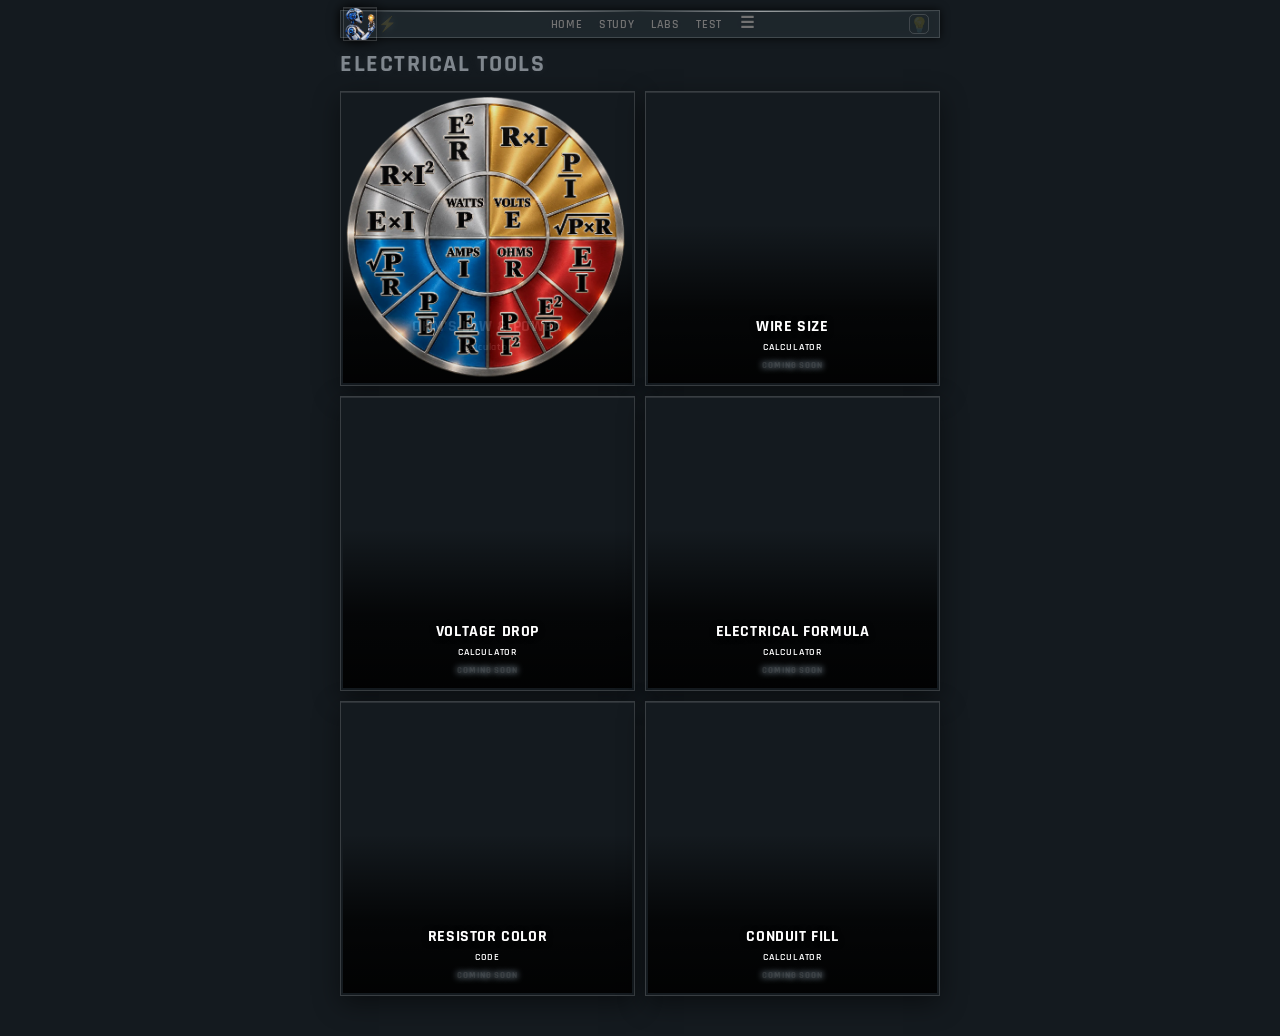
<file: tools/tools.html>
<!DOCTYPE html>
<html lang="en">
<head>
    <meta charset="UTF-8">
    <meta name="viewport" content="width=device-width, initial-scale=1.0">
<title>wire-lab — Virtual Electrical Training</title>
<link rel="stylesheet" href="../nav.css">
<link rel="stylesheet" href="tools.css">
</head>
<body>

<header class="site-header">
    <div class="navbar">

        <div class="navbar-avatar">
            <a href="account.html" class="avatar-frame" id="navbar-profile">
                <img src="../z-images/profile-icons/icon-03.webp" alt="Account">
            </a>
        </div>

        <div class="brand">
            <div class="brand-icon">⚡</div>
        </div>

        <nav class="site-navigation">
                <a data-page="home" class="nav-button">HOME</a>
                <a data-page="study" class="nav-button">STUDY</a>
                <a data-page="labs" class="nav-button">LABS</a>
                <a data-page="test" class="nav-button">TEST</a>
            <div class="menu-container">

                <button
                    type="button"
                    class="nav-button menu-button"
                    id="menu-button"
                    aria-label="Open menu"
                    title="Menu">
                    ☰
                </button>

                <div class="menu-panel" id="menu-panel">
                    <a href="../debug/debug.html" class="menu-item">DEBUG</a>
                    <a href="../tools/tools.html" class="menu-item">TOOLS</a>
                    <a href="../account/account.html" class="menu-item">ACCOUNT</a>
                </div>
            </div>
        </nav>

        <button
            type="button"
            class="theme-toggle"
            id="theme-toggle"
            aria-label="Switch to light theme"
            title="Switch theme"> 💡 </button>
    </div> <!-- navbar -->
</header>

<main class="tools-content page-width">

    <h2> ELECTRICAL TOOLS </h2>

    <section class="tools-grid">

        <!-- =====================================================
             OHM'S LAW & POWER COLOR WHEEL
        ====================================================== -->

        <a href="../tools/color-wheel/color-wheel.html" class="tool-card">

            <div class="tool-card-content">
            <img
            src="../z-images/color-wheel.webp"
            alt=""
            class="tool-color-wheel">
            <h3>OHM'S LAW &amp; POWER</h3>
            <p>Calculator</p>
            <span class="tool-status">OPEN TOOL</span>
</div>

        </a>


        <!-- =====================================================
             WIRE SIZE CALCULATOR
        ====================================================== -->

        <div class="tool-card">

            <div class="tool-card-content">
                <h3>WIRE SIZE</h3>
                <p>CALCULATOR</p>
                <span class="tool-status">COMING SOON</span>
            </div>

        </div>


        <!-- =====================================================
             VOLTAGE DROP CALCULATOR
        ====================================================== -->

        <div class="tool-card">

            <div class="tool-card-content">
                <h3>VOLTAGE DROP</h3>
                <p>CALCULATOR</p>
                <span class="tool-status">COMING SOON</span>
            </div>

        </div>


        <!-- =====================================================
             ELECTRICAL FORMULA CALCULATOR
        ====================================================== -->

        <div class="tool-card">

            <div class="tool-card-content">
                <h3>ELECTRICAL FORMULA</h3>
                <p>CALCULATOR</p>
                <span class="tool-status">COMING SOON</span>
            </div>

        </div>


        <!-- =====================================================
             RESISTOR COLOR CODE
        ====================================================== -->

        <div class="tool-card">

            <div class="tool-card-content">
                <h3>RESISTOR COLOR</h3>
                <p>CODE</p>
                <span class="tool-status">COMING SOON</span>
            </div>

        </div>


        <!-- =====================================================
             CONDUIT FILL CALCULATOR
        ====================================================== -->

        <div class="tool-card">

            <div class="tool-card-content">
                <h3>CONDUIT FILL</h3>
                <p>CALCULATOR</p>
                <span class="tool-status">COMING SOON</span>
            </div>

        </div>

    </section>

    <script src="../nav.js"></script>

</main>
</body>
</file>
<file: nav.css>
@import url('https://fonts.googleapis.com/css2?family=Rajdhani:wght@400;500;600;700&display=swap');
/* =====================================================
   WIRELAB — DARK THEME
===================================================== */
:root {
    /* PAGE BACKGROUND */
    --wire-bg: #141a1f;

    /* SURFACES */
    --wire-surface: hsl(302, 86%, 53%); /**/
    --wire-hover-surface: #252e35ce; /* nav tab active color */
    --wire-nav-surface: #252e35ce; /* navbar color */

    /* TEXT */
    --wire-text: #80878e; /**/
    --wire-text-muted: #747474fb; /* font color - navbar page tabs */

    /* ACCENT */
    --wire-accent: #e7e7e7e5; /* top of navbar highlight */
    --wire-accent-bright: #d1d0d01f; /* active tab text color */
    --wire-accent-glow: rgba(202, 226, 245, 0.868); /* avatar frame glow */
    --wire-accent-glow-soft: rgba(242, 184, 75, 0.18); /**/
    --wire-accent-glow-subtle: rgba(217, 154, 43, 0.10); /**/

    /* BORDERS */
    --wire-border: #e7e7e72c; /**/

    /* SHADOWS */
    --wire-shadow: rgba(0, 0, 0, 0.45); /**/
    --wire-text-glow: rgba(230, 233, 236, 0.08); /**/
    --wire-highlight: rgba(255, 255, 255, 0.10); /**/
}


/* =====================================================
   LIGHT THEME
===================================================== */
[data-theme="light"] {
    --wire-bg: #989384f4;

    --wire-surface: #FFFFFF;
    --wire-hover-surface: rgb(190, 185, 169);
    --wire-nav-surface: rgba(205, 201, 187, 0.745); /* navbar color */

    --wire-text: #322f1e;
    --wire-text-muted: #2f2c1b;

    --wire-accent: #5e4d2e; /* top of navbar highlight */
    --wire-accent-bright: #80643bd7; /* active tab text color & navbar top */
    --wire-accent-glow: rgba(96, 15, 15, 0.976); /* avatar glow */
    --wire-accent-glow-soft: rgba(217, 146, 36, 0.16);
    --wire-accent-glow-subtle: rgba(184, 117, 22, 0.10);

    --wire-border: rgba(184, 117, 22, 0.30);

    --wire-shadow: rgba(0, 0, 0, 0.16);
    --wire-highlight: rgba(255, 255, 255, 0.55);
}


/* =====================================================
   NAVBAR
===================================================== */
.navbar {
    width: min(600px, calc(100% - 20px));
    max-width: none;
    height: 28px;
    margin-left: auto;
    margin-right: auto;
    min-width: 0;

    margin: 0 auto;
    padding: 0 9px;

    display: flex;
    align-items: center;

    position: relative;

    border: 1px solid var(--wire-border);
    background: var(--wire-nav-surface);

    pointer-events: auto;
    overflow: visible;
}


/* =====================================================
   NAVBAR AVATAR & FRAME
===================================================== */
.avatar-frame {
    width: 34px;
    height: 34px;
    transform: translateX(-7px);
    display: flex;
    align-items: center;
    justify-content: center;
    border: 1px solid var(--wire-border);
    box-shadow:
        0 0 12px var(--wire-shadow),
        inset 0 1px 0 var(--wire-highlight);
}
.avatar-frame:hover {
    background: var(--wire-hover-surface);
    border-color: var(--wire-accent);
}


/* =====================================================
   NAV BUTTON LINKS
===================================================== */
.nav-button {
    position: relative;

    display: flex;
    align-items: center;
    justify-content: center;

    flex: 0 0 auto;
    min-width: 22px;
    min-height: 22px;

    padding: 0 2px;

    color: var(--wire-text-muted);
    text-decoration: none;

    font-family: "Rajdhani", sans-serif;
    font-size: 12px;
    font-weight: 600;
    letter-spacing: 0.8px;

    white-space: nowrap;
    text-align: center;

    background: transparent;

    
}

.menu-button {
    min-width: 22px;
    width: 22px;
    height: 22px;

    padding: 0;

    border: none;
    background: transparent;

    font-size: 16px;
    line-height: 1;

    cursor: pointer;
}


/* =====================================================
   WIRELAB — GLOBAL NAVIGATION
===================================================== */
*,
*::before,
*::after {
    box-sizing: border-box;
}

img {
    display: block;
    max-width: 100%;
}

/* =====================================================
   GLOBAL CONTENT CONTAINERS - consistent outer boundary?
===================================================== */
main,
.page-width {
    width: min(600px, calc(100% - 20px));
    max-width: none;
    margin: 0 auto;
    padding-bottom: 40px;
    box-sizing: border-box;
}


/* =====================================================
   GLOBAL BODY
===================================================== */
body {
    margin: 0;
    padding-top: 50px;
    overflow-y: scroll; /* this fixed the shifting pages */
    background-color: var(--wire-bg);
    background-image: url; /* ("z-images/wallpapers/gold-blue-constellation.webp") */
    background-size: cover;
    background-position: center;
    background-repeat: no-repeat;
    background-attachment: fixed;
    color: var(--wire-text);
}


/* =====================================================
  SITE HEADER & OUTER GLOW
===================================================== */
.site-header {
    position: fixed;
    top: 0;
    left: 0;
    right: 0;
    width: 100%;

    padding: 10px 0;
    z-index: 9999;
    background: transparent;
    pointer-events: none;

    filter: drop-shadow(0 0 5px rgb(0, 0, 0));
}




/* =====================================================
   GOLD TECH LINE
===================================================== */

.navbar::before {
    content: "";

    position: absolute;
    left: 0;
    right: 0;
    top: 0;

    height: 1px;

    background:
        linear-gradient(
            90deg,
            transparent,
            var(--wire-accent) 30%,
            var(--wire-accent-bright) 50%,
            var(--wire-accent) 70%,
            transparent
        );

    opacity: 0.7;
}



/* =====================================================
   BRAND
===================================================== */

.brand {
    display: flex;
    align-items: center;

    gap: 5px;

    flex: 0 0 auto;
    min-width: 0;

    position: relative;
    z-index: 2;
    transform: translateX(-6px);
}

/* =====================================================
   BRAND Lightning ICON
===================================================== */

.brand-icon {
    flex: 0 0 auto;

    font-size: 15px;
    line-height: 1;

    color: var(--wire-accent-bright);

    filter:
        drop-shadow(0 0 5px var(--wire-accent-glow))
        drop-shadow(0 0 15px var(--wire-accent-glow-soft));
}

/* =====================================================
   WIRELAB WORDMARK
===================================================== */

.brand h1 {
    margin: 0;

    font-size: 17px;
    font-weight: 700;
    letter-spacing: 1.5px;

    color: var(--wire-text);

    white-space: nowrap;

    text-shadow:
        0 1px 12px var(--wire-text-glow);
}

.brand h1::first-letter {
    color: var(--wire-text);
}

/* =====================================================
   NAVIGATION
===================================================== */
.site-navigation {
    display: flex;
    align-items: stretch;
    justify-content: center;

    flex: 1 1 auto;
    min-width: 0;

    gap: 12px;
    margin-left: 0;

    overflow: visible;
}



/* =====================================================
   NAV SEPARATOR
===================================================== */
.nav-button:not(:last-child)::before {
    display: none;
}

/* =====================================================
   NAV HOVER
===================================================== */
.nav-button:hover {
    color: var(--wire-text);
    background: var(--wire-hover-surface);
    border-color: var(--wire-accent);
}

/* =====================================================
   ACTIVE NAV BUTTON
===================================================== */
.nav-button.active {
    background: var(--wire-hover-surface);
    border-color: var(--wire-accent);
    border-width: 2px;

    text-shadow:
        0 0 8px var(--wire-accent-glow-soft);
}


/* =====================================================
   THEME TOGGLE
===================================================== */
.theme-toggle {
    width: 20px;
    height: 20px;

    margin-left: 5px;
    margin-right: 1px;

    display: flex;
    align-items: center;
    justify-content: center;

    padding: 0;

    border: 1px solid var(--wire-border);

    background: transparent;

    color: var(--wire-accent-bright);

    font-size: 15px;
    line-height: 1;

    cursor: pointer;

    border-radius: 5px;

}

.theme-toggle:hover {
    background: var(--wire-hover-surface);

    color: var(--wire-text);
}

/* =====================================================
   MENU PANEL
===================================================== */
.menu-panel {
    display: none;

    position: absolute;

    top: 34px;
    right: 0px;

    min-width: 120px;

    padding: 6px;

    border: 1px solid var(--wire-border);
    background: var(--wire-nav-surface);

    box-shadow:
        0 8px 20px var(--wire-shadow),
        inset 0 1px 0 var(--wire-highlight);

    z-index: 10000;
}

.menu-container {
    position: relative;
    display: flex;
    align-items: center;
}

.menu-panel.open {
    display: flex;
    flex-direction: column;
}

.menu-item {
    padding: 7px 10px;

    color: var(--wire-text-muted);
    text-decoration: none;

    font-family: "Rajdhani", sans-serif;
    font-size: 12px;
    font-weight: 600;
    letter-spacing: 0.8px;

    white-space: nowrap;
}

.menu-item:hover {
    color: var(--wire-text);
    background: var(--wire-hover-surface);
}
</file>
<file: study/study.css>
/* =========================================================
   WIRELAB — STUDY PAGE
========================================================= */


/* =========================================================
   STUDY CONTENT
========================================================= */


/* =========================================================
   STUDY INTRO IMAGE
========================================================= */

.study-intro-image {
    width: 100%;
    height: auto;
    display: block;

    margin-bottom: 10px;

    border: 1px solid var(--wire-border);

    box-shadow:
        0 8px 25px var(--wire-shadow),
        inset 0 1px 0 var(--wire-highlight);

      filter: grayscale(40%);
      opacity: 0.95;
}


/* =========================================================
   STUDY INTRO
========================================================= */

.study-intro {
    width: 100%;
    margin-top: -3px;
    margin-bottom: 8px;
    padding: 2px 12px;

    border: 1px solid var(--wire-border);

    background:
        linear-gradient(
            135deg,
            rgba(255, 255, 255, 0.07),
            rgba(255, 255, 255, 0.025)
        );

    box-shadow:
        0 8px 25px var(--wire-shadow),
        inset 0 1px 0 var(--wire-highlight);

    backdrop-filter: blur(8px);
    -webkit-backdrop-filter: blur(8px);

    overflow: hidden;
}


/* =========================================================
   STUDY INTRO TITLE
========================================================= */

.study-intro-title {
    font-family: "Rajdhani", sans-serif;

    font-size: 24px;
    font-weight: 700;
    letter-spacing: 1.5px;

    color: var(--wire-text);

    text-transform: uppercase;

    text-shadow:
        0 0 10px var(--wire-text-glow);
}


/* =========================================================
   COURSE OVERVIEW
========================================================= */

.course-overview {
    width: 100%;

    margin-bottom: 12px;
    padding: 16px;

    border: 1px solid var(--wire-border);

    background:
        linear-gradient(
            135deg,
            rgba(255, 255, 255, 0.07),
            rgba(255, 255, 255, 0.025)
        );

    box-shadow:
        0 8px 25px var(--wire-shadow),
        inset 0 1px 0 var(--wire-highlight);

    backdrop-filter: blur(8px);
    -webkit-backdrop-filter: blur(8px);

    overflow: hidden;
}


/* =========================================================
   COURSE OVERVIEW TEXT
========================================================= */

.course-overview-text {
    width: 100%;
}


.course-overview-label {
    margin-bottom: 4px;

    font-family: "Rajdhani", sans-serif;

    font-size: 11px;
    font-weight: 600;
    letter-spacing: 1.5px;

    color: var(--wire-accent-bright);
}


.course-overview-title {
    margin-bottom: 8px;

    font-family: "Rajdhani", sans-serif;

    font-size: 21px;
    font-weight: 700;
    letter-spacing: 1px;

    color: var(--wire-text);
}


.course-overview-description {
    font-size: 13px;
    line-height: 1.55;

    color: var(--wire-text-muted);
}


/* =========================================================
   COURSE PROGRESS
========================================================= */

.course-progress {
    width: 100%;

    margin-top: 16px;
    padding-top: 14px;

    border-top: 1px solid var(--wire-border);
}


.course-progress-heading {
    display: flex;
    align-items: center;
    justify-content: space-between;

    margin-bottom: 7px;

    font-family: "Rajdhani", sans-serif;

    font-size: 12px;
    font-weight: 600;
    letter-spacing: 1px;

    color: var(--wire-text-muted);
}


.course-progress-heading strong {
    color: var(--wire-text);
    font-size: 14px;
}


/* =========================================================
   PROGRESS BAR
========================================================= */

.course-progress-track {
    width: 100%;
    height: 6px;

    overflow: hidden;

    border: 1px solid var(--wire-border);

    background: rgba(0, 0, 0, 0.20);
}


.course-progress-fill {
    width: 0%;
    height: 100%;

    background: var(--wire-accent);

    box-shadow:
        0 0 8px var(--wire-accent-glow);

    transition: width 0.25s ease;
}


.course-progress-count {
    margin-top: 6px;

    font-size: 11px;

    color: var(--wire-text-muted);
}


/* =========================================================
   TABLE OF CONTENTS
========================================================= */

.study-toc {
    width: 100%;
}


/* =========================================================
   STUDY SECTION
========================================================= */

.study-section {
    width: 100%;

    margin-bottom: 12px;

    padding: 14px;

    border: 1px solid var(--wire-border);

    background:
        linear-gradient(
            135deg,
            rgba(255, 255, 255, 0.055),
            rgba(255, 255, 255, 0.018)
        );

    box-shadow:
        0 8px 25px var(--wire-shadow),
        inset 0 1px 0 var(--wire-highlight);

    backdrop-filter: blur(8px);
    -webkit-backdrop-filter: blur(8px);

    overflow: hidden;
}


/* =========================================================
   SECTION HEADING
========================================================= */

.study-section-heading {
    display: flex;
    align-items: flex-start;

    gap: 10px;

    margin-bottom: 12px;
}


.study-section-number {
    flex: 0 0 auto;

    width: 30px;
    height: 30px;

    display: flex;
    align-items: center;
    justify-content: center;

    border: 1px solid var(--wire-border);

    font-family: "Rajdhani", sans-serif;

    font-size: 12px;
    font-weight: 700;

    color: var(--wire-accent-bright);

    background: rgba(255, 255, 255, 0.035);
}


.study-section-info {
    flex: 1 1 auto;
    min-width: 0;
}


.study-section-title {
    font-family: "Rajdhani", sans-serif;

    font-size: 17px;
    font-weight: 700;
    line-height: 1.2;

    letter-spacing: 0.7px;

    color: var(--wire-text);
}


.study-section-description {
    margin-top: 4px;

    font-size: 12px;
    line-height: 1.45;

    color: var(--wire-text-muted);
}


/* =========================================================
   STUDY UNIT LIST
========================================================= */

.study-unit-grid {
    width: 100%;

    display: flex;
    flex-direction: column;

    gap: 8px;
}


/* =========================================================
   STUDY UNIT
========================================================= */

.study-unit {
    width: 100%;

    display: block;

    padding: 12px 13px;

    border: 1px solid var(--wire-border);

    background:
        linear-gradient(
            135deg,
            rgba(255, 255, 255, 0.045),
            rgba(255, 255, 255, 0.015)
        );

    color: var(--wire-text);

    text-decoration: none;

    box-shadow:
        inset 0 1px 0 rgba(255, 255, 255, 0.04);

    transition:
        background 0.15s ease,
        border-color 0.15s ease;
}


.study-unit:hover {
    background: var(--wire-hover-surface);
    border-color: var(--wire-accent);
}


/* =========================================================
   UNIT NUMBER
========================================================= */

.study-unit-number {
    display: block;

    margin-bottom: 3px;

    font-family: "Rajdhani", sans-serif;

    font-size: 10px;
    font-weight: 600;

    letter-spacing: 1.2px;

    color: var(--wire-accent-bright);
}


/* =========================================================
   UNIT TITLE
========================================================= */

.study-unit-title {
    display: block;

    font-family: "Rajdhani", sans-serif;

    font-size: 16px;
    font-weight: 700;
    line-height: 1.2;

    letter-spacing: 0.5px;

    color: var(--wire-text);
}


/* =========================================================
   UNIT DESCRIPTION
========================================================= */

.study-unit-description {
    display: block;

    margin-top: 5px;

    font-size: 12px;
    line-height: 1.45;

    color: var(--wire-text-muted);
}


/* =========================================================
   UNIT STATUS
========================================================= */

.study-unit-status {
    display: block;

    margin-top: 8px;

    font-family: "Rajdhani", sans-serif;

    font-size: 10px;
    font-weight: 700;

    letter-spacing: 1px;

    color: var(--wire-accent-bright);
}


/* =========================================================
   SAFETY REFERENCE
========================================================= */

.study-unit.safety-reference {
    border-color: var(--wire-accent-glow-soft);
}


/* =========================================================
   NEXT STEP
========================================================= */

.study-next {
    width: 100%;

    padding: 16px;

    border: 1px solid var(--wire-border);

    background:
        linear-gradient(
            135deg,
            rgba(255, 255, 255, 0.055),
            rgba(255, 255, 255, 0.018)
        );

    box-shadow:
        0 8px 25px var(--wire-shadow),
        inset 0 1px 0 var(--wire-highlight);

    backdrop-filter: blur(8px);
    -webkit-backdrop-filter: blur(8px);
}


.study-next-label {
    margin-bottom: 4px;

    font-family: "Rajdhani", sans-serif;

    font-size: 10px;
    font-weight: 600;

    letter-spacing: 1.5px;

    color: var(--wire-accent-bright);
}


.study-next-title {
    font-family: "Rajdhani", sans-serif;

    font-size: 17px;
    font-weight: 700;

    color: var(--wire-text);
}


.study-next-description {
    margin-top: 5px;

    font-size: 12px;
    line-height: 1.45;

    color: var(--wire-text-muted);
}

/* =========================================================
   COMPLETED UNIT
========================================================= */

.study-unit.completed {
    background: var(--wire-hover-surface);
    border-color: var(--wire-accent);

    box-shadow:
        0 0 10px var(--wire-accent-glow-soft),
        inset 0 1px 0 var(--wire-highlight);
}


.study-unit.completed .study-unit-status {
    color: var(--wire-accent);
}


.study-unit.completed .study-unit-status::before {
    content: "✓ ";
}
</file>
<file: test/test.css>
/* =========================================================
   WIRELAB — TEST PAGE
========================================================= */


/* =========================================================
   TEST CONTENT
========================================================= */

.test-content {
    padding-bottom: 40px;
}


/* =========================================================
   PAGE INTRODUCTION
========================================================= */

.test-intro {
    width: 100%;
    margin-bottom: 12px;
}

.test-intro h2 {
    margin: 0;

    font-family: "Rajdhani", sans-serif;
    font-size: 24px;
    font-weight: 700;
    line-height: 1.2;
    letter-spacing: 1.5px;

    color: var(--wire-text);

    text-transform: uppercase;

    text-shadow:
        0 0 10px var(--wire-text-glow);
}

.test-intro p {
    margin: 6px 0 0 0;

    font-size: 12px;
    line-height: 1.5;

    color: var(--wire-text-muted);
}


/* =========================================================
   TEST GRID
========================================================= */

.test-grid {
    width: 100%;

    display: flex;
    flex-direction: column;

    gap: 12px;
}


/* =========================================================
   TEST CARDS
========================================================= */

.test-card {
    width: 100%;

    padding: 16px;

    border: 1px solid var(--wire-border);

    background:
        linear-gradient(
            135deg,
            rgba(255, 255, 255, 0.055),
            rgba(255, 255, 255, 0.018)
        );

    box-shadow:
        0 8px 25px var(--wire-shadow),
        inset 0 1px 0 var(--wire-highlight);

    backdrop-filter: blur(8px);
    -webkit-backdrop-filter: blur(8px);

    overflow: hidden;
}


/* =========================================================
   MAIN TEST CARD
========================================================= */

.test-card-main {
    width: 100%;
    margin-top: -12px;
}

.test-card-header {
    width: 100%;

    padding-bottom: 14px;

    border-bottom: 1px solid var(--wire-border);
}

.card-label {
    display: block;

    margin-bottom: 4px;

    font-family: "Rajdhani", sans-serif;
    font-size: 10px;
    font-weight: 600;
    letter-spacing: 1.4px;

    color: var(--wire-accent-bright);
}

.test-card h3 {
    margin: 0;

    font-family: "Rajdhani", sans-serif;
    font-size: 21px;
    font-weight: 700;
    line-height: 1.2;
    letter-spacing: 0.8px;

    color: var(--wire-text);
}

.test-card-header p {
    margin: 6px 0 0 0;

    font-size: 12px;
    line-height: 1.5;

    color: var(--wire-text-muted);
}


/* =========================================================
   TEST AREA
========================================================= */

.test-area {
    width: 100%;

    margin-top: 14px;
}


/* =========================================================
   TEST START
========================================================= */

.test-start {
    width: 100%;

    padding: 18px 14px;

    border: 1px solid var(--wire-border);

    background:
        linear-gradient(
            135deg,
            rgba(255, 255, 255, 0.035),
            rgba(255, 255, 255, 0.012)
        );

    text-align: center;
}

.test-start h4 {
    margin: 0;

    font-family: "Rajdhani", sans-serif;
    font-size: 19px;
    font-weight: 700;
    letter-spacing: 0.7px;

    color: var(--wire-text);
}

.test-start p {
    margin: 7px 0 14px 0;

    font-size: 12px;
    line-height: 1.5;

    color: var(--wire-text-muted);
}


/* =========================================================
   TEST BUTTONS
========================================================= */

.test-button {
    min-height: 30px;

    padding: 0 14px;

    border: 1px solid var(--wire-border);

    background: var(--wire-hover-surface);

    color: var(--wire-text);

    font-family: "Rajdhani", sans-serif;
    font-size: 11px;
    font-weight: 700;
    letter-spacing: 1px;

    cursor: pointer;
}

.test-button:hover {
    border-color: var(--wire-accent);
    background: var(--wire-hover-surface);
    color: var(--wire-text);
}


/* =========================================================
   QUESTION AREA
========================================================= */

.question-area {
    width: 100%;
}

.question-progress {
    width: 100%;

    display: flex;
    align-items: center;
    justify-content: space-between;

    margin-bottom: 7px;

    font-family: "Rajdhani", sans-serif;
    font-size: 10px;
    font-weight: 700;
    letter-spacing: 1px;

    color: var(--wire-text-muted);
}

#questionCategory {
    color: var(--wire-accent-bright);
}


/* =========================================================
   QUESTION PROGRESS BAR
========================================================= */

.progress-track {
    width: 100%;

    height: 6px;

    margin-bottom: 16px;

    overflow: hidden;

    border: 1px solid var(--wire-border);

    background: rgba(0, 0, 0, 0.20);
}

.progress-bar {
    width: 0%;
    height: 100%;

    background: var(--wire-accent);

    box-shadow:
        0 0 8px var(--wire-accent-glow);

    transition: width 0.25s ease;
}


/* =========================================================
   QUESTION TEXT
========================================================= */

.question-area h4 {
    margin: 0 0 14px 0;

    font-family: "Rajdhani", sans-serif;
    font-size: 19px;
    font-weight: 700;
    line-height: 1.35;

    color: var(--wire-text);
}


/* =========================================================
   ANSWER CHOICES
========================================================= */

.answer-choices {
    width: 100%;

    display: flex;
    flex-direction: column;

    gap: 8px;
}

.answer-choices button {
    width: 100%;

    min-height: 42px;

    padding: 9px 12px;

    border: 1px solid var(--wire-border);

    background:
        rgba(255, 255, 255, 0.025);

    color: var(--wire-text);

    font-family: "Rajdhani", sans-serif;
    font-size: 12px;
    font-weight: 600;

    text-align: left;

    cursor: pointer;

    transition:
        background 0.15s ease,
        border-color 0.15s ease;
}

.answer-choices button:hover {
    background: var(--wire-hover-surface);
    border-color: var(--wire-accent);
}


/* =========================================================
   ANSWER FEEDBACK
========================================================= */

.answer-feedback {
    width: 100%;

    margin-top: 12px;

    padding: 10px 12px;

    border: 1px solid var(--wire-border);

    background:
        rgba(255, 255, 255, 0.025);

    font-size: 12px;
    line-height: 1.5;

    color: var(--wire-text-muted);
}


/* =========================================================
   NEXT QUESTION
========================================================= */

#nextQuestionButton {
    margin-top: 12px;
}


/* =========================================================
   TEST COMPLETE
========================================================= */

.test-complete {
    width: 100%;

    padding: 20px 14px;

    border: 1px solid var(--wire-border);

    background:
        linear-gradient(
            135deg,
            rgba(255, 255, 255, 0.035),
            rgba(255, 255, 255, 0.012)
        );

    text-align: center;
}

.test-complete h4 {
    margin: 0;

    font-family: "Rajdhani", sans-serif;
    font-size: 22px;
    font-weight: 700;
    letter-spacing: 1px;

    color: var(--wire-text);
}

.test-complete p {
    margin: 8px 0 14px 0;

    font-family: "Rajdhani", sans-serif;
    font-size: 16px;
    font-weight: 600;

    color: var(--wire-accent-bright);
}


/* =========================================================
   TEST PROGRESS
========================================================= */

.test-progress {
    width: 100%;

    display: flex;
    gap: 8px;

    margin-top: 14px;
    padding-top: 14px;

    border-top: 1px solid var(--wire-border);
}

.test-progress > div {
    flex: 1 1 0;

    min-width: 0;

    padding: 10px 6px;

    border: 1px solid var(--wire-border);

    background:
        rgba(255, 255, 255, 0.025);

    text-align: center;
}

.test-progress span {
    display: block;

    margin-bottom: 4px;

    font-family: "Rajdhani", sans-serif;
    font-size: 9px;
    font-weight: 600;
    letter-spacing: 0.8px;

    color: var(--wire-text-muted);
}

.test-progress strong {
    display: block;

    font-family: "Rajdhani", sans-serif;
    font-size: 19px;
    font-weight: 700;

    color: var(--wire-text);
}


/* =========================================================
   RESET
========================================================= */

.reset-button {
    width: 100%;

    min-height: 28px;

    margin-top: 10px;

    border: 1px solid var(--wire-border);

    background: transparent;

    color: var(--wire-text-muted);

    font-family: "Rajdhani", sans-serif;
    font-size: 10px;
    font-weight: 600;
    letter-spacing: 1px;

    cursor: pointer;
}

.reset-button:hover {
    border-color: var(--wire-accent);
    background: var(--wire-hover-surface);
    color: var(--wire-text);
}


/* =========================================================
   FUTURE TEST CARDS
========================================================= */

.test-card-medium,
.test-card-small {
    width: 100%;
}

.test-card-medium p,
.test-card-small p {
    margin: 7px 0 0 0;

    font-size: 12px;
    line-height: 1.5;

    color: var(--wire-text-muted);
}


/* =========================================================
   SMALL PHONES
========================================================= */

@media (max-width: 400px) {

    .test-content {
        padding-bottom: 30px;
    }

    .test-card {
        padding: 13px;
    }

    .test-card h3 {
        font-size: 19px;
    }

    .test-start,
    .test-complete {
        padding: 16px 12px;
    }

    .test-progress {
        gap: 5px;
    }

    .test-progress > div {
        padding: 9px 4px;
    }

    .test-progress span {
        font-size: 8px;
    }

    .test-progress strong {
        font-size: 17px;
    }
}
</file>
<file: tools/tools.css>
/* =========================================================
   WIRELAB — TOOLS PAGE
========================================================= */

.tools-content {
    padding-bottom: 40px;
}


/* =========================================================
   PAGE TITLE
========================================================= */

.tools-content > h2 {
    margin: 0 0 12px 0;

    font-family: "Rajdhani", sans-serif;
    font-size: 24px;
    font-weight: 700;
    line-height: 1.2;
    letter-spacing: 1.5px;

    color: var(--wire-text);

    text-transform: uppercase;

    text-shadow:
        0 0 10px var(--wire-text-glow);
}


/* =========================================================
   TOOLS GRID
========================================================= */

.tools-grid {
    width: 100%;

    display: grid;
    grid-template-columns: repeat(2, minmax(0, 1fr));

    gap: 10px;
}


/* =========================================================
   TOOL CARD
========================================================= */

.tool-card {
    position: relative;

    width: 100%;
    aspect-ratio: 1 / 1;

    padding: 2px;

    border: 1px solid var(--wire-border);

    background: var(--wire-bg);

    color: var(--wire-text);
    text-decoration: none;

    box-shadow:
        0 8px 25px var(--wire-shadow),
        inset 0 1px 0 var(--wire-highlight);

    overflow: hidden;
}


/* =========================================================
   TOOL IMAGE
========================================================= */

.tool-color-wheel {
    position: absolute;

    top: 2px;
    left: 2px;

    width: calc(100% - 4px);
    height: calc(100% - 4px);

    margin: 0;

    display: block;

    max-width: none;

    object-fit: cover;
    object-position: center;

    border: 0;

    opacity: 0.9;

    z-index: 0;
}


/* =========================================================
   TOOL INFORMATION
========================================================= */

.tool-card-content {
    position: absolute;

    top: 2px;
    right: 2px;
    bottom: 2px;
    left: 2px;

    width: calc(100% - 4px);
    height: calc(100% - 4px);

    display: flex;
    flex-direction: column;

    align-items: center;
    justify-content: flex-end;

    padding: 20px 10px 12px;

    text-align: center;

    background:
        linear-gradient(
            180deg,
            transparent 45%,
            rgba(0, 0, 0, 0.78) 75%,
            rgba(0, 0, 0, 0.92) 100%
        );

    z-index: 2;
}


/* =========================================================
   TOOL TITLE
========================================================= */

.tool-card h3 {
    margin: 0;

    font-family: "Rajdhani", sans-serif;
    font-size: 16px;
    font-weight: 700;
    line-height: 1.15;

    letter-spacing: 0.6px;

    color: #ffffff;

    text-shadow:
        0 1px 6px rgba(0, 0, 0, 0.9);
}


/* =========================================================
   TOOL DESCRIPTION
========================================================= */

.tool-card p {
    margin: 4px 0 0 0;

    font-family: "Rajdhani", sans-serif;
    font-size: 10px;
    font-weight: 600;
    line-height: 1.2;

    letter-spacing: 0.8px;

    color: #ffffff;
}


/* =========================================================
   TOOL STATUS
========================================================= */

.tool-status {
    display: block;

    margin-top: 7px;

    font-family: "Rajdhani", sans-serif;
    font-size: 9px;
    font-weight: 700;
    letter-spacing: 0.9px;

    color: var(--wire-accent-bright);

    text-shadow:
        0 0 6px var(--wire-accent-glow);
}


/* =========================================================
   HOVER
========================================================= */

.tool-card:hover {
    border-color: var(--wire-accent);
}


/* =========================================================
   SMALL PHONES
========================================================= */

@media (max-width: 400px) {

    .tools-content {
        padding-bottom: 30px;
    }

    .tools-content > h2 {
        font-size: 21px;
    }

    .tools-grid {
        gap: 8px;
    }

    .tool-card-content {
        padding: 18px 8px 10px;
    }

    .tool-card h3 {
        font-size: 14px;
    }

    .tool-card p {
        font-size: 9px;
    }

    .tool-status {
        margin-top: 6px;
        font-size: 8px;
    }
}
</file>
